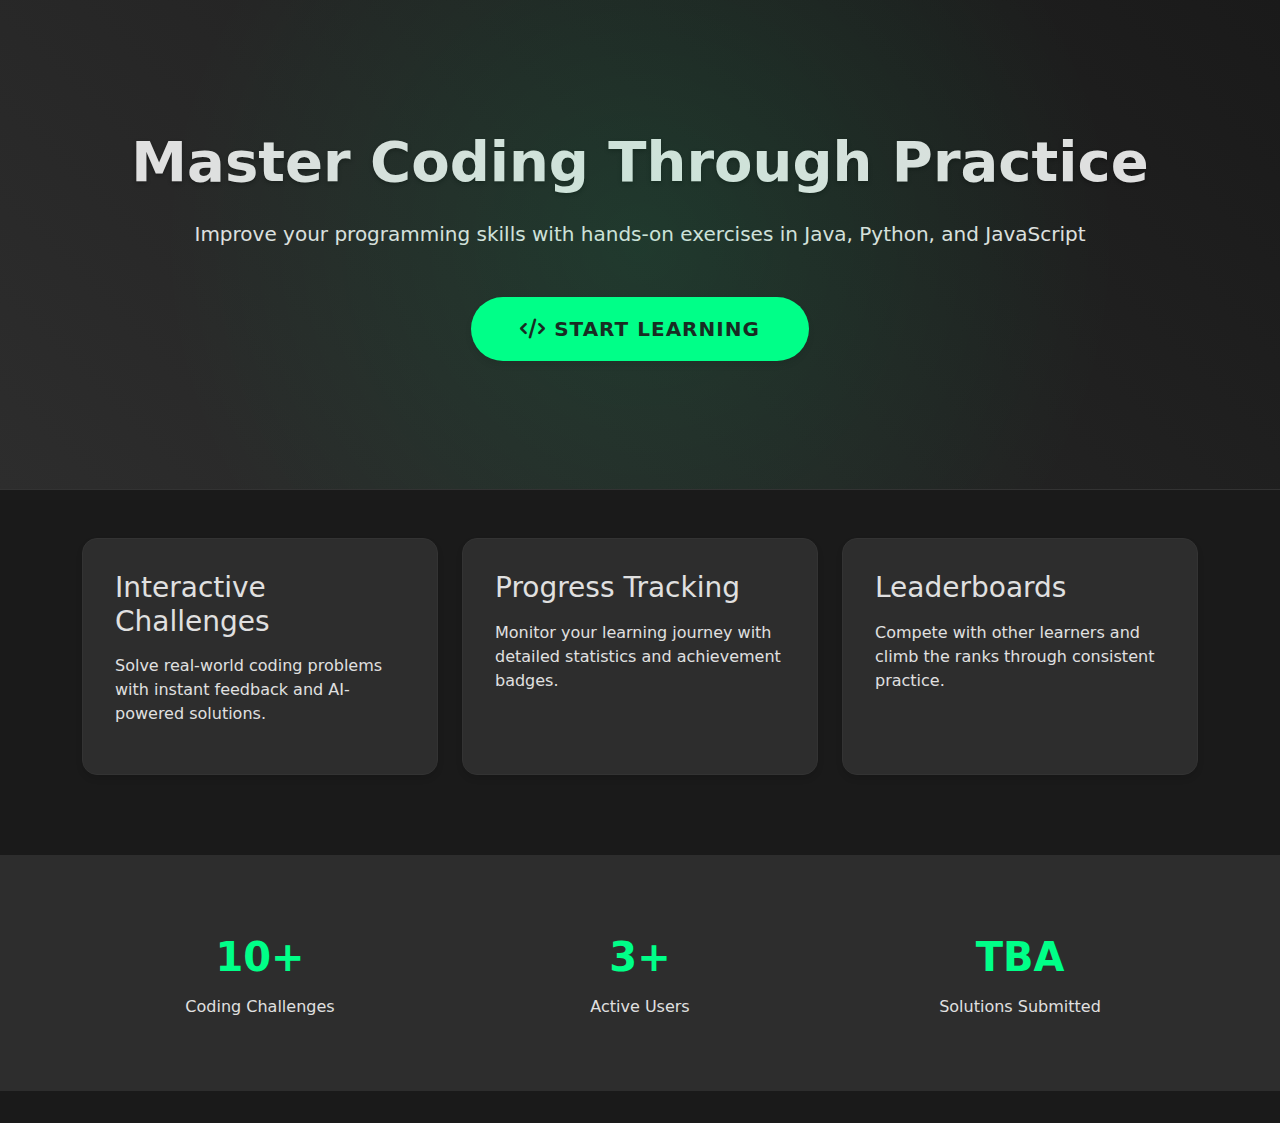
<file: src/main/resources/templates/index.html>
<!DOCTYPE html>
<html lang="en" xmlns:th="http://www.thymeleaf.org">
<head>
    <meta charset="UTF-8">
    <meta name="viewport" content="width=device-width, initial-scale=1.0">
    <title>Codeify - Home</title>
    <link href="https://cdnjs.cloudflare.com/ajax/libs/bootstrap/5.3.2/css/bootstrap.min.css" rel="stylesheet">
    <link href="https://cdnjs.cloudflare.com/ajax/libs/font-awesome/6.5.1/css/all.min.css" rel="stylesheet">
    <style>
        :root {
            --dark-bg: #1a1a1a;
            --dark-secondary: #2d2d2d;
            --accent: #00ff88;
            --text-light: #e0e0e0;
            --card-shadow: 0 4px 6px rgba(0, 0, 0, 0.1);
            --accent-glow: 0 0 20px rgba(0, 255, 136, 0.2);
        }

        body {
            background-color: var(--dark-bg);
            color: var(--text-light);
            min-height: 100vh;
            display: flex;
            flex-direction: column;
        }

        .hero-section {
            padding: 8rem 0;
            background: linear-gradient(45deg, var(--dark-secondary), var(--dark-bg));
            border-bottom: 1px solid #333;
            position: relative;
            overflow: hidden;
        }

        .hero-section::before {
            content: '';
            position: absolute;
            top: 0;
            left: 0;
            right: 0;
            bottom: 0;
            background: radial-gradient(circle at center, rgba(0, 255, 136, 0.1) 0%, transparent 70%);
            pointer-events: none;
        }

        .hero-text {
            text-shadow: 0 2px 4px rgba(0, 0, 0, 0.3);
        }

        .feature-card {
            background: var(--dark-secondary);
            border-radius: 15px;
            transition: all 0.3s ease;
            border: 1px solid #333;
            box-shadow: var(--card-shadow);
            padding: 2rem;
            position: relative;
            overflow: hidden;
        }

        .feature-card:hover {
            transform: translateY(-5px);
            box-shadow: var(--accent-glow);
            border-color: var(--accent);
        }

        .feature-card i {
            font-size: 2.5rem;
            color: var(--accent);
            margin-bottom: 1.5rem;
        }

        .btn-accent {
            background-color: var(--accent);
            color: var(--dark-bg);
            font-weight: 600;
            padding: 1rem 3rem;
            border-radius: 50px;
            text-transform: uppercase;
            letter-spacing: 1px;
            transition: all 0.3s ease;
            box-shadow: var(--card-shadow);
        }

        .btn-accent:hover {
            background-color: #00cc6a;
            color: var(--dark-bg);
            transform: translateY(-2px);
            box-shadow: var(--accent-glow);
        }

        .stats-section {
            background: var(--dark-secondary);
            padding: 3rem 0;
            margin: 2rem 0;
        }

        .stat-item {
            text-align: center;
            padding: 1.5rem;
        }

        .stat-number {
            font-size: 2.5rem;
            font-weight: bold;
            color: var(--accent);
            margin-bottom: 0.5rem;
        }

        footer {
            background: var(--dark-secondary);
            padding: 2rem 0;
            margin-top: auto;
        }

        .social-links {
            margin-bottom: 1rem;
        }

        .social-links a {
            color: var(--text-light);
            margin: 0 1rem;
            font-size: 1.5rem;
            transition: color 0.3s ease;
        }

        .social-links a:hover {
            color: var(--accent);
        }
    </style>
</head>
<body>
<div th:replace="~{fragments/menu :: menu-bar}"></div>

<section class="hero-section">
    <div class="container text-center">
        <h1 class="display-4 fw-bold mb-4 hero-text">Master Coding Through Practice</h1>
        <p class="lead mb-5">Improve your programming skills with hands-on exercises in Java, Python, and JavaScript</p>
        <a href="/questions" class="btn btn-accent btn-lg">
            <i class="fas fa-code me-2"></i>Start Learning
        </a>
    </div>
</section>

<section class="py-5">
    <div class="container">
        <div class="row g-4">
            <div class="col-md-4">
                <div class="feature-card h-100">
                    <h3 class="mb-3">Interactive Challenges</h3>
                    <p>Solve real-world coding problems with instant feedback and AI-powered solutions.</p>
                </div>
            </div>
            <div class="col-md-4">
                <div class="feature-card h-100">
                    <h3 class="mb-3">Progress Tracking</h3>
                    <p>Monitor your learning journey with detailed statistics and achievement badges.</p>
                </div>
            </div>
            <div class="col-md-4">
                <div class="feature-card h-100">
                    <h3 class="mb-3">Leaderboards</h3>
                    <p>Compete with other learners and climb the ranks through consistent practice.</p>
                </div>
            </div>
        </div>
    </div>
</section>

<section class="stats-section">
    <div class="container">
        <div class="row">
            <div class="col-md-4 stat-item">
                <div class="stat-number">10+</div>
                <div>Coding Challenges</div>
            </div>
            <div class="col-md-4 stat-item">
                <div class="stat-number">3+</div>
                <div>Active Users</div>
            </div>
            <div class="col-md-4 stat-item">
                <div class="stat-number">TBA</div>
                <div>Solutions Submitted</div>
            </div>
        </div>
    </div>
</section>

<div th:replace="~{fragments/footer :: footer-bar}"></div>

<script src="https://cdnjs.cloudflare.com/ajax/libs/bootstrap/5.3.2/js/bootstrap.bundle.min.js"></script>
</body>
</html>
</file>
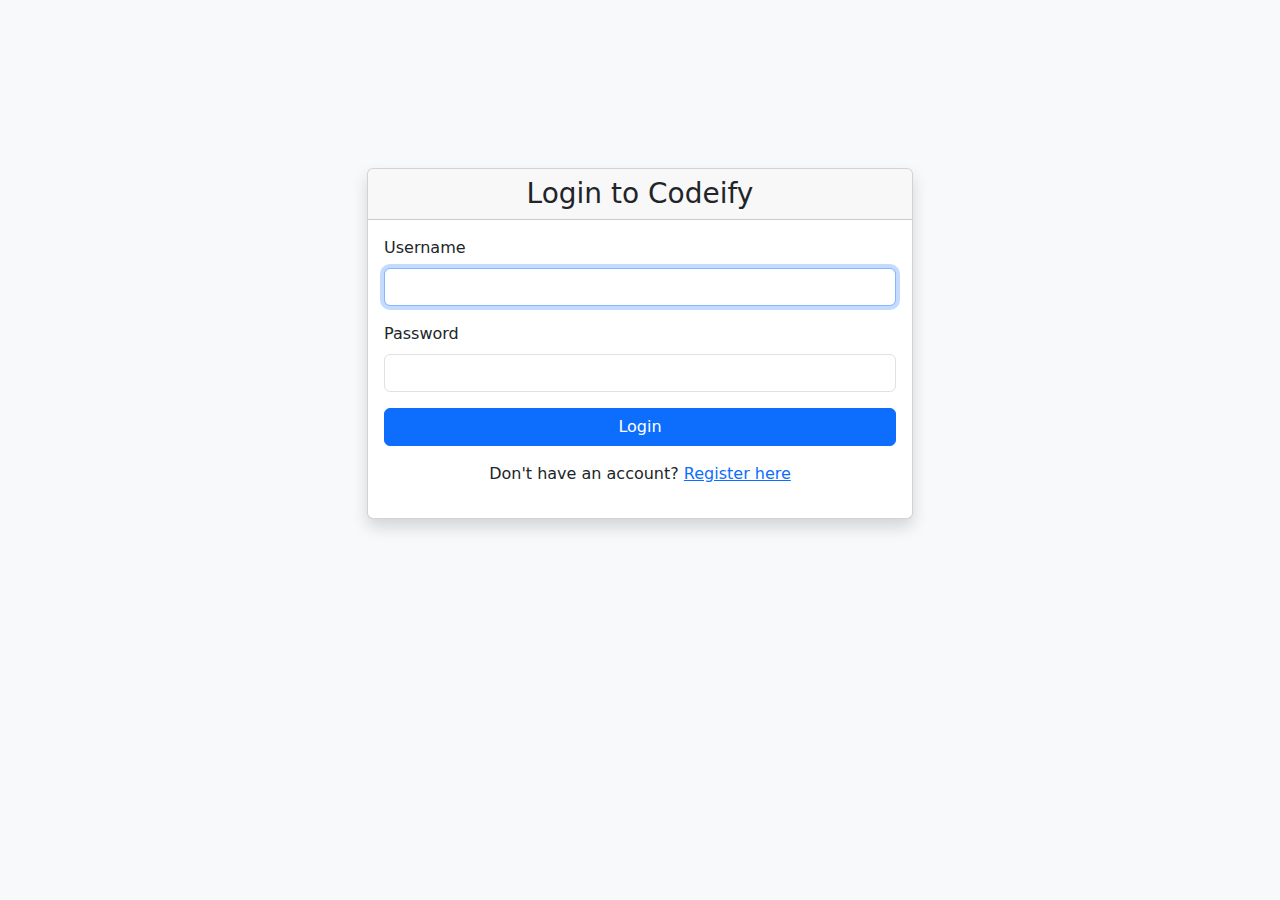
<file: src/main/resources/templates/login.html>
<!DOCTYPE html>
<html xmlns:th="http://www.thymeleaf.org">
<head>
  <meta charset="UTF-8">
  <title>Login - Codeify</title>
  <link href="https://cdnjs.cloudflare.com/ajax/libs/bootstrap/5.3.2/css/bootstrap.min.css" rel="stylesheet">
</head>
<body class="bg-light">
<div th:replace="~{fragments/menu :: menu-bar}"></div>

<div class="container mt-5">
  <br>
  <br>
  <br>
  <br>
  <br>

  <div class="row justify-content-center">
    <div class="col-md-6">
      <div class="card shadow">
        <div class="card-header">
          <h3 class="text-center mb-0">Login to Codeify</h3>
        </div>
        <div class="card-body">
          <form action="/login" method="post">
            <div class="mb-3">
              <label for="username" class="form-label">Username</label>
              <input type="text"
                     class="form-control"
                     id="username"
                     name="username"
                     required
                     autofocus>
            </div>

            <div class="mb-3">
              <label for="password" class="form-label">Password</label>
              <input type="password"
                     class="form-control"
                     id="password"
                     name="password"
                     required>
            </div>

            <div class="d-grid gap-2">
              <button type="submit" class="btn btn-primary">Login</button>
            </div>
          </form>

          <div class="text-center mt-3">
            <p>
              Don't have an account? <a href="/register">Register here</a>
            </p>
          </div>
        </div>
      </div>
    </div>
  </div>
</div>
</body>
</html>
</file>
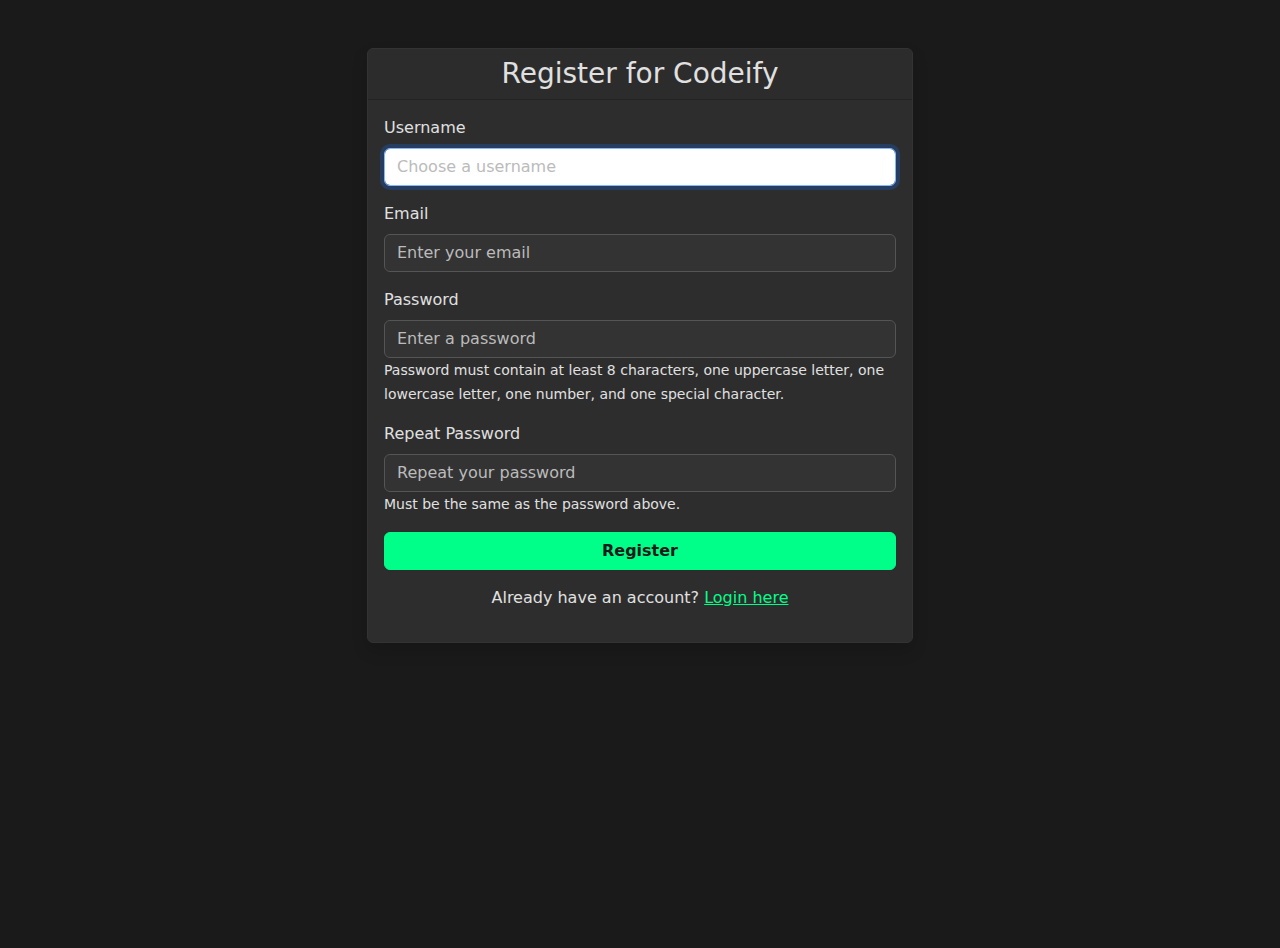
<file: src/main/resources/templates/register.html>
<!DOCTYPE html>
<html xmlns:th="http://www.thymeleaf.org">
<head>
    <meta charset="UTF-8">
    <title>Register - Codeify</title>
    <link href="https://cdnjs.cloudflare.com/ajax/libs/bootstrap/5.3.2/css/bootstrap.min.css" rel="stylesheet">
    <style>
        :root {
            --dark-bg: #1a1a1a;
            --dark-secondary: #2d2d2d;
            --accent: #00ff88;
            --text-light: #e0e0e0;
        }
        body {
            background-color: var(--dark-bg);
            color: var(--text-light);
            min-height: 100vh;
        }
        .card {
            background-color: var(--dark-secondary);
            border: 1px solid #333;
            color: var(--text-light);
        }
        .card-header, .card-body, .form-label, h3, label, p {
            color: var(--text-light);
        }
        .form-control {
            background-color: #333;
            border: 1px solid #555;
            color: var(--text-light);
        }
        .form-control::placeholder {
            color: #bbb;
        }
        .btn-primary {
            background-color: var(--accent);
            border-color: var(--accent);
            color: var(--dark-bg);
            font-weight: 600;
        }
        .btn-primary:hover {
            background-color: #00cc6a;
            border-color: #00cc6a;
        }
        small {
            color: var(--text-light);
        }
        a {
            color: var(--accent);
        }
    </style>
</head>
<body>
<div th:replace="~{fragments/menu :: menu-bar}"></div>

<div class="container mt-5">
    <div class="row justify-content-center">
        <div class="col-md-6">
            <div class="card shadow">
                <div class="card-header">
                    <h3 class="text-center mb-0">Register for Codeify</h3>
                </div>
                <div class="card-body">
                    <form action="/register" method="post" onsubmit="return validateForm()">
                        <div class="mb-3">
                            <label for="username" class="form-label">Username</label>
                            <input type="text"
                                   class="form-control"
                                   id="username"
                                   name="username"
                                   placeholder="Choose a username"
                                   required
                                   autofocus>
                        </div>
                        <div class="mb-3">
                            <label for="email" class="form-label">Email</label>
                            <input type="email"
                                   class="form-control"
                                   id="email"
                                   name="email"
                                   placeholder="Enter your email"
                                   required>
                        </div>
                        <div class="mb-3">
                            <label for="password" class="form-label">Password</label>
                            <input type="password"
                                   class="form-control"
                                   id="password"
                                   name="password"
                                   placeholder="Enter a password"
                                   required>
                            <small class="mb-3">
                                Password must contain at least 8 characters, one uppercase letter,
                                one lowercase letter, one number, and one special character.
                            </small>
                        </div>
                        <div class="mb-3">
                            <label for="repeatPassword" class="form-label">Repeat Password</label>
                            <input type="password"
                                   class="form-control"
                                   id="repeatPassword"
                                   name="repeatPassword"
                                   placeholder="Repeat your password"
                                   required>
                            <small class="mb-3">
                                Must be the same as the password above.
                            </small>
                        </div>
                        <div class="d-grid gap-2">
                            <button type="submit" class="btn btn-primary">Register</button>
                        </div>
                    </form>
                    <div class="text-center mt-3">
                        <p>
                            Already have an account? <a href="/login">Login here</a>
                        </p>
                    </div>
                </div>
            </div>
        </div>
    </div>
</div>

<script>
    function validateForm() {
        const password = document.getElementById('password').value;
        const passwordPattern = /^(?=.*[A-Z])(?=.*[a-z])(?=.*\d)(?=.*[@$#!%*?&])[A-Za-z\d@$!%*?&]{8,}$/;
        if (!passwordPattern.test(password)) {
            alert('Password must meet the specified requirements.');
            return false;
        }
        if (password !== document.getElementById('repeatPassword').value) {
            alert('Passwords do not match.');
            return false;
        }
        return true;
    }
</script>
<script src="https://cdnjs.cloudflare.com/ajax/libs/bootstrap/5.3.2/js/bootstrap.bundle.min.js"></script>
</body>
</html>
</file>
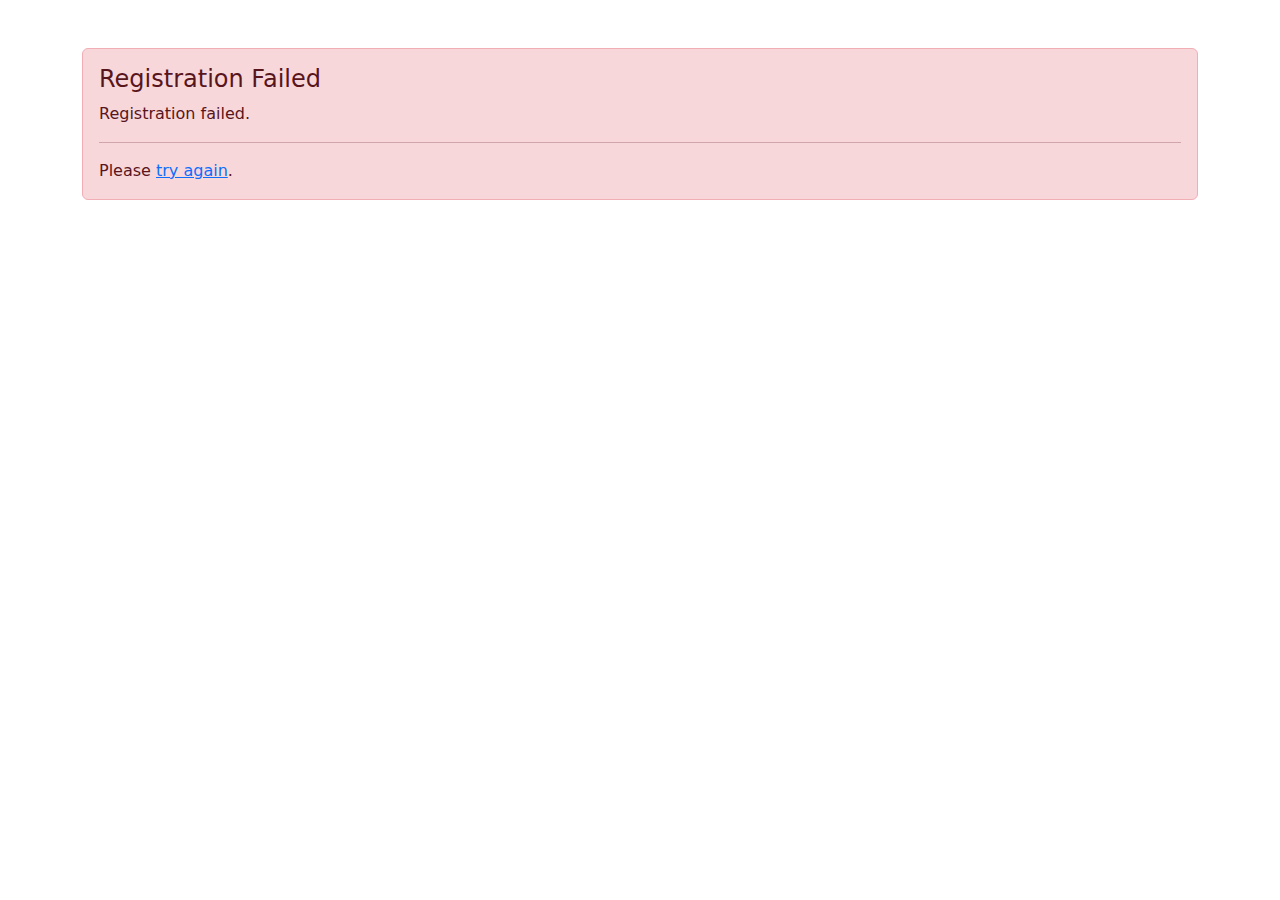
<file: src/main/resources/templates/registerFailed.html>
<!DOCTYPE html>
<html xmlns:th="http://www.thymeleaf.org">
<head>
    <meta charset="UTF-8">
    <title>Registration Failed</title>
    <link href="https://cdnjs.cloudflare.com/ajax/libs/bootstrap/5.3.2/css/bootstrap.min.css" rel="stylesheet">
</head>
<body>
<div th:replace="~{fragments/menu :: menu-bar}"></div>
<div class="container mt-5">
    <div class="alert alert-danger" role="alert">
        <h4 class="alert-heading">Registration Failed</h4>
        <p th:text="${message}">Registration failed.</p>
        <hr>
        <p class="mb-0">
            <span>Please</span>
            <a href="/register">try again</a>.
        </p>
    </div>
</div>
</body>
</html>
</file>
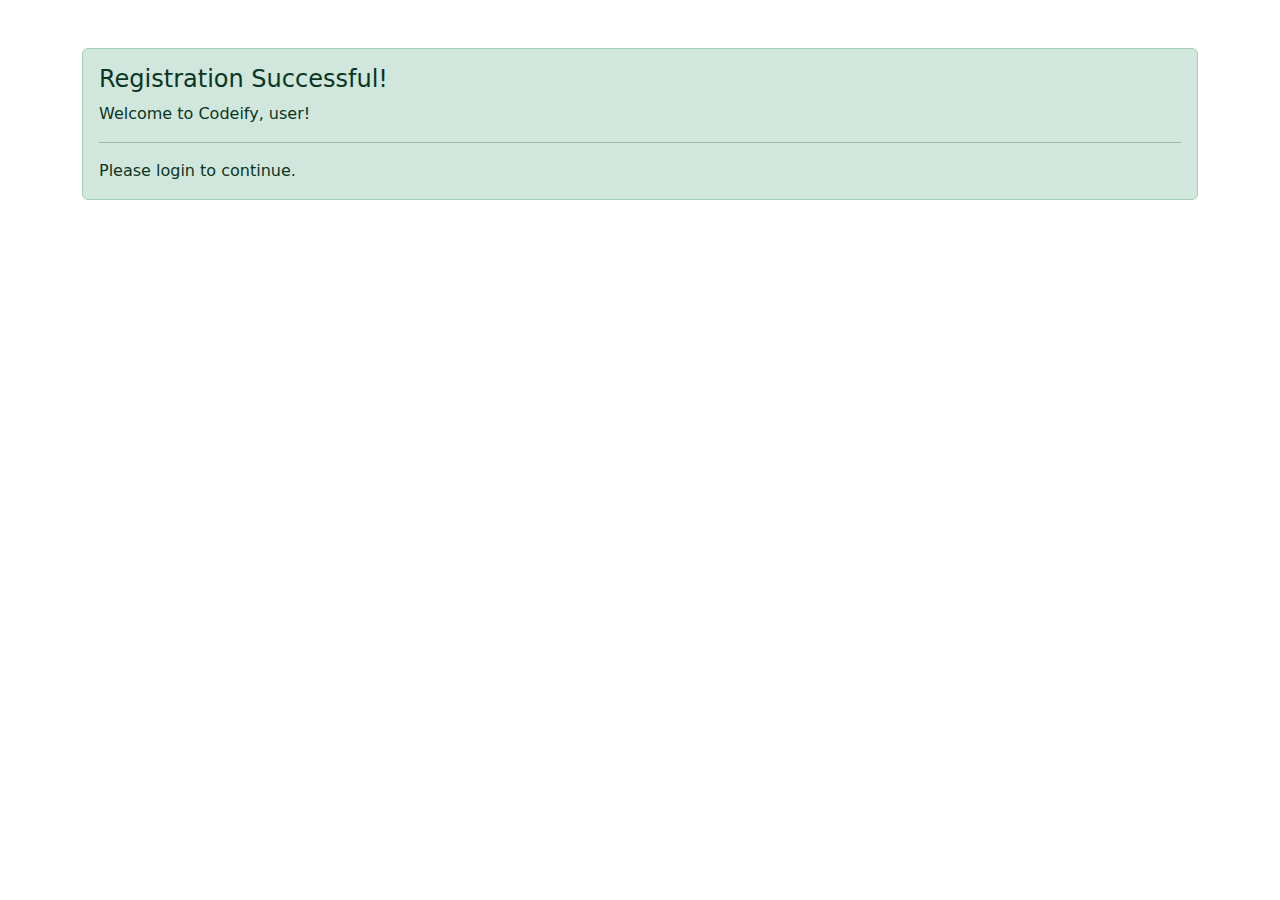
<file: src/main/resources/templates/registerSuccess.html>
<!DOCTYPE html>
<html xmlns:th="http://www.thymeleaf.org">
<head>
    <meta charset="UTF-8">
    <title>Registration Successful</title>
    <link href="https://cdnjs.cloudflare.com/ajax/libs/bootstrap/5.3.2/css/bootstrap.min.css" rel="stylesheet">
</head>
<body>
<div th:replace="~{fragments/menu :: menu-bar}"></div>
<div class="container mt-5">
    <div class="alert alert-success" role="alert">
        <h4 class="alert-heading">Registration Successful!</h4>
        <p>
            <span>Welcome to Codeify,</span>
            <span th:text="${registeredUser.username}">user</span>!
        </p>
        <hr>
        <p class="mb-0">
            <span>Please</span>
            <a>login</a>
            <span>to continue.</span>
        </p>
    </div>
</div>
</body>
</html>
</file>
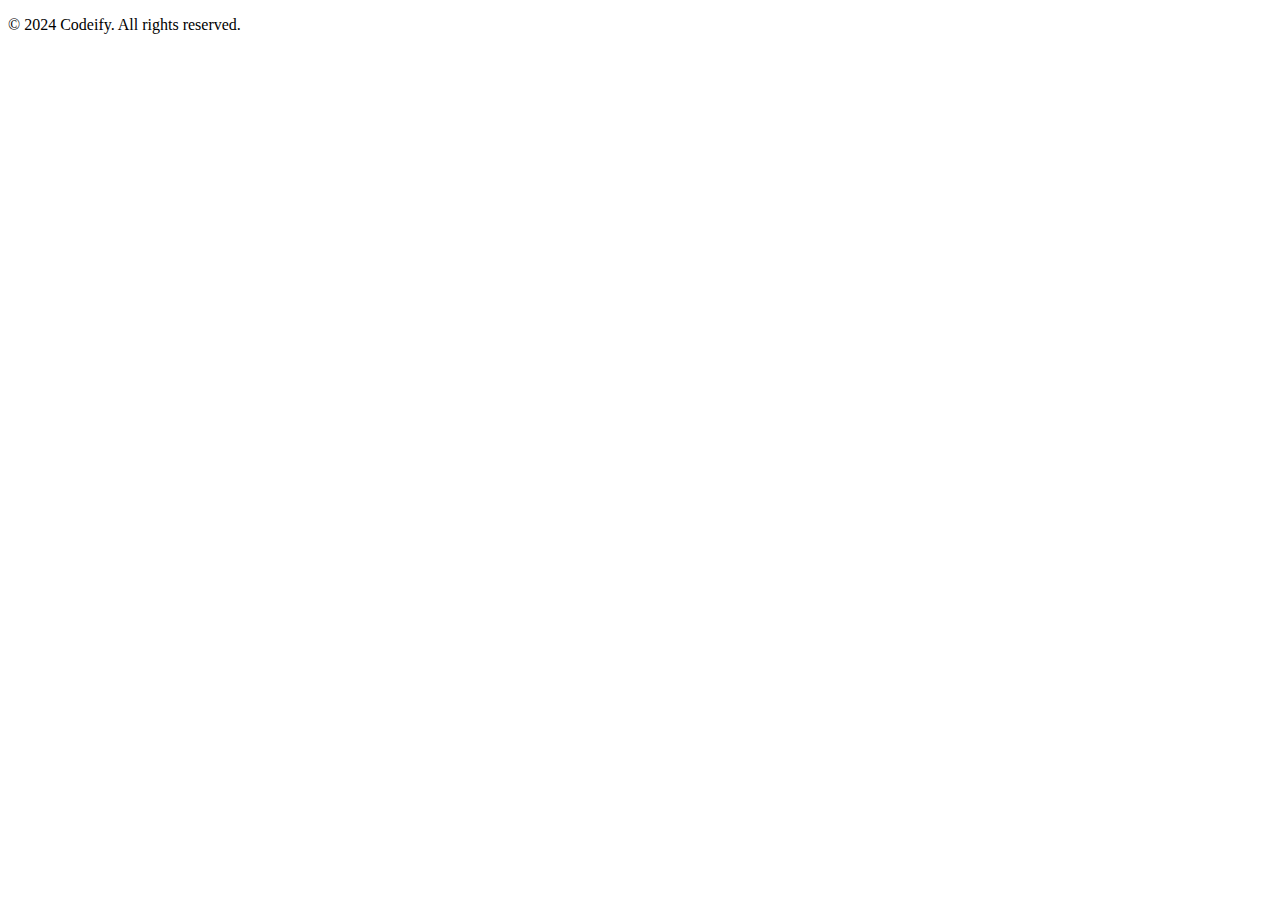
<file: src/main/resources/templates/fragments/footer.html>
<!DOCTYPE html>
<html xmlns:th="http://www.thymeleaf.org">
<head>
    <meta charset="UTF-8">
</head>
<body>
<div th:fragment="footer-bar">
    <footer>
        <div class="container text-center">
            <div class="social-links">
                <a href="#"><i class="fab fa-github"></i></a>
                <a href="#"><i class="fab fa-twitter"></i></a>
                <a href="#"><i class="fab fa-linkedin"></i></a>
                <a href="#"><i class="fab fa-discord"></i></a>
            </div>
            <p class="mb-0">&copy; 2024 Codeify. All rights reserved.</p>
        </div>
    </footer>
</div>
</body>
</html>
</file>
